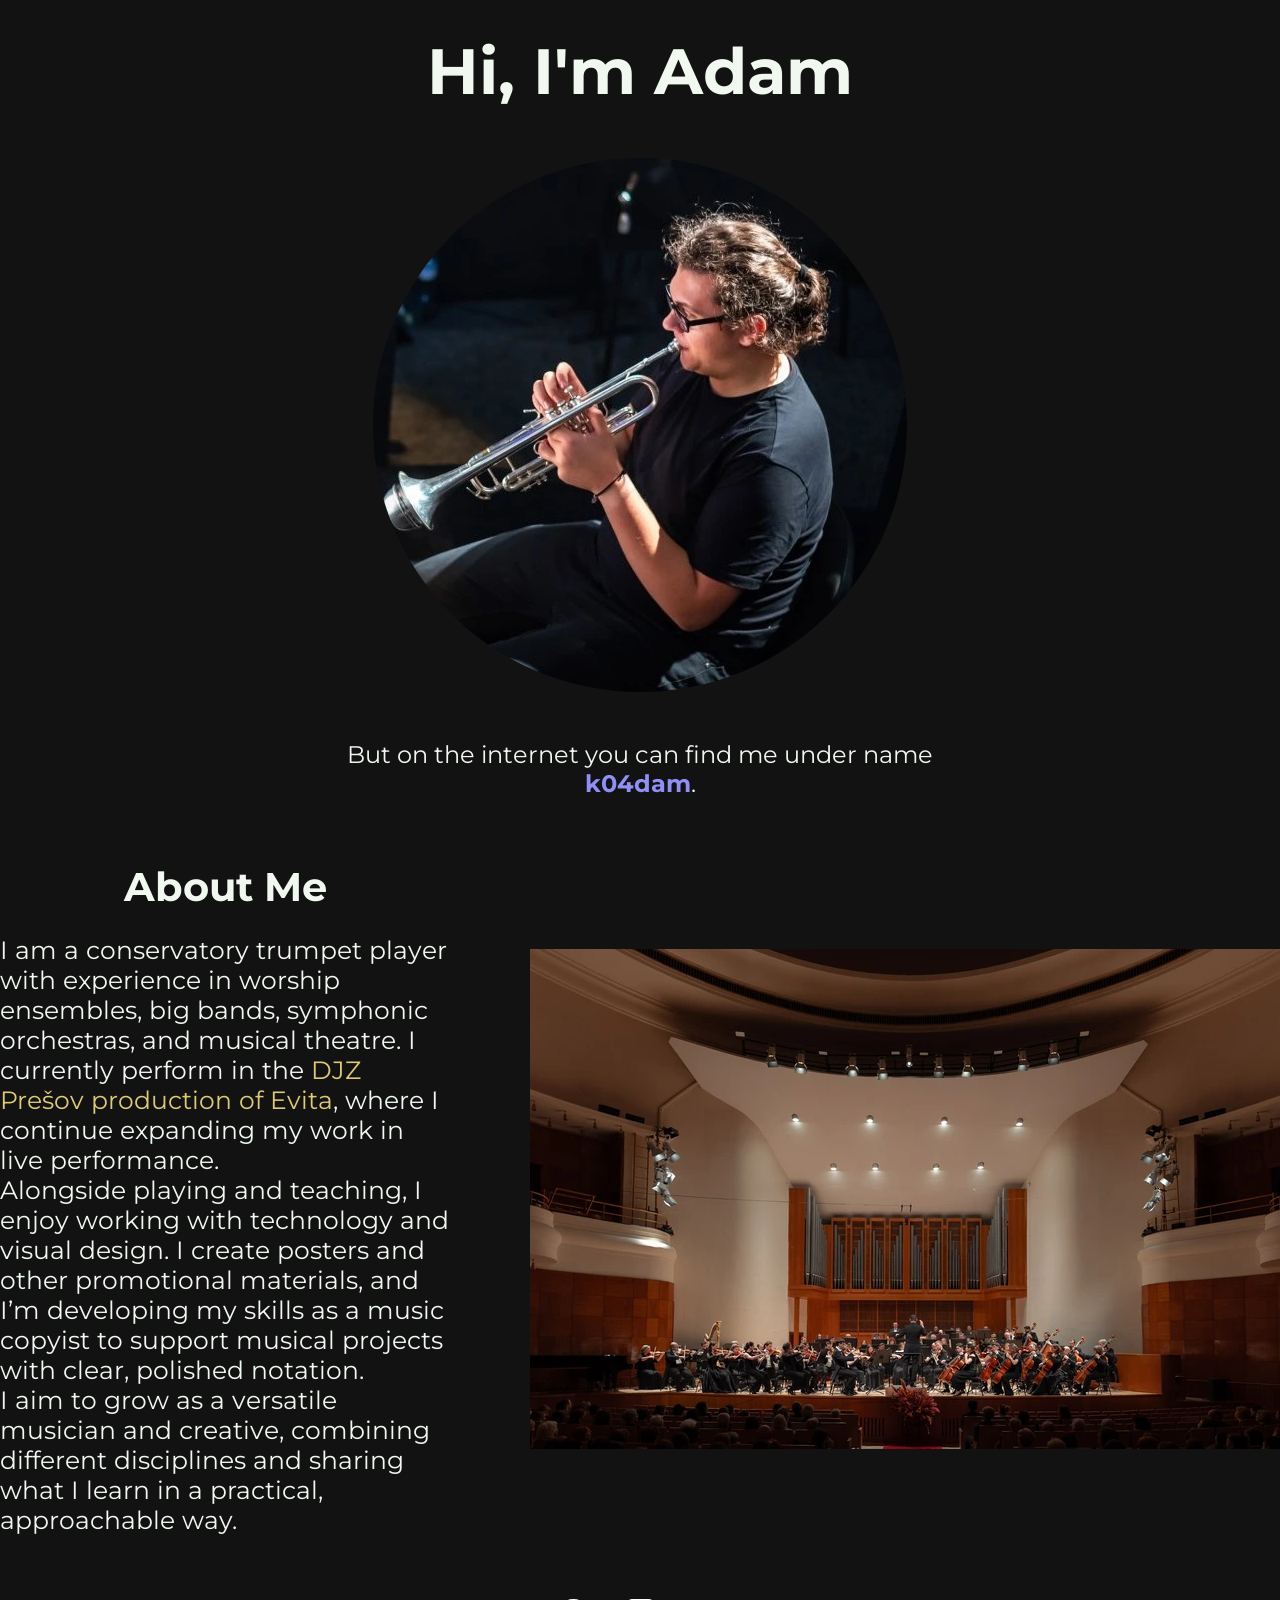
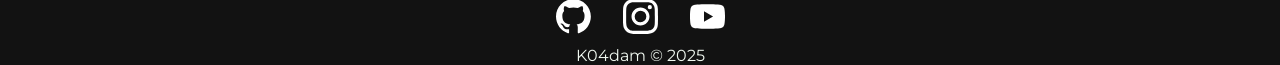
<file: public/index.html>
<!DOCTYPE html>
<html lang="en">
<head>
    <meta charset="UTF-8">
    <meta name="viewport" content="width=device-width, initial-scale=1.0">
    <title>K04dam</title>
    <link rel="stylesheet" href="styles.css">
    <link rel="preconnect" href="https://fonts.googleapis.com">
    <link rel="preconnect" href="https://fonts.gstatic.com" crossorigin>
    <link href="https://fonts.googleapis.com/css2?family=Montserrat:ital,wght@0,100..900;1,100..900&display=swap" rel="stylesheet">
 
<!-- Google tag (gtag.js) -->
<script async src="https://www.googletagmanager.com/gtag/js?id=G-LD29YNTCZQ"></script>
<script>
  window.dataLayer = window.dataLayer || [];
  function gtag(){dataLayer.push(arguments);}
  gtag('js', new Date());

  gtag('config', 'G-LD29YNTCZQ');
</script>


</head>
<body>
    <div class="section hero">
        <h1 class="hero_h">
            Hi, I'm Adam
        </h1>
        <img class="hero_img" src="11552_eva6442 cp.webp" alt="profile image">
        <p class="hero_p">
            But on the internet you can find me under name <strong>k04dam</strong>.
        </p>
    </div>

    <div class="section about">
        <div class="about-content">
            <h2>
                About me
            </h2>
            <p>
                I am a conservatory trumpet player with experience in worship ensembles, big bands, symphonic orchestras, and musical theatre. I currently perform in the <a href="https://www.djz.sk/repertoar/evita.html">DJZ Prešov production of Evita</a>, where I continue expanding my work in live performance. <br>Alongside playing and teaching, I enjoy working with technology and visual design. I create posters and other promotional materials, and I’m developing my skills as a music copyist to support musical projects with clear, polished notation.<br>I aim to grow as a versatile musician and creative, combining different disciplines and sharing what I learn in a practical, approachable way.
            </p>
        </div>
        <img class="about-img" src="orchestra.webp" alt="orchestra picture">
    </div>

    <div class="section footer">
        <ul class="footer_list">
            <li class="footer_link"><a href="https://www.github.com/ThissMyUsernamE">
                <svg class="footer_link-img" xmlns="http://www.w3.org/2000/svg" viewBox="0 0 98 98"><path fill-rule="evenodd" clip-rule="evenodd" d="M48.854 0C21.839 0 0 22 0 49.217c0 21.756 13.993 40.172 33.405 46.69 2.427.49 3.316-1.059 3.316-2.362 0-1.141-.08-5.052-.08-9.127-13.59 2.934-16.42-5.867-16.42-5.867-2.184-5.704-5.42-7.17-5.42-7.17-4.448-3.015.324-3.015.324-3.015 4.934.326 7.523 5.052 7.523 5.052 4.367 7.496 11.404 5.378 14.235 4.074.404-3.178 1.699-5.378 3.074-6.6-10.839-1.141-22.243-5.378-22.243-24.283 0-5.378 1.94-9.778 5.014-13.2-.485-1.222-2.184-6.275.486-13.038 0 0 4.125-1.304 13.426 5.052a46.97 46.97 0 0 1 12.214-1.63c4.125 0 8.33.571 12.213 1.63 9.302-6.356 13.427-5.052 13.427-5.052 2.67 6.763.97 11.816.485 13.038 3.155 3.422 5.015 7.822 5.015 13.2 0 18.905-11.404 23.06-22.324 24.283 1.78 1.548 3.316 4.481 3.316 9.126 0 6.6-.08 11.897-.08 13.526 0 1.304.89 2.853 3.316 2.364 19.412-6.52 33.405-24.935 33.405-46.691C97.707 22 75.788 0 48.854 0z" fill="currentColor"/></svg></a></li>
            <li class="footer_link"><a href="https://www.instagram.com/k04dam">
                <svg class="footer_link-img" xmlns="http://www.w3.org/2000/svg" viewBox="0 0 1000 1000"><path class="cls-1" d="M295.42,6c-53.2,2.51-89.53,11-121.29,23.48-32.87,12.81-60.73,30-88.45,57.82S40.89,143,28.17,175.92c-12.31,31.83-20.65,68.19-23,121.42S2.3,367.68,2.56,503.46,3.42,656.26,6,709.6c2.54,53.19,11,89.51,23.48,121.28,12.83,32.87,30,60.72,57.83,88.45S143,964.09,176,976.83c31.8,12.29,68.17,20.67,121.39,23s70.35,2.87,206.09,2.61,152.83-.86,206.16-3.39S799.1,988,830.88,975.58c32.87-12.86,60.74-30,88.45-57.84S964.1,862,976.81,829.06c12.32-31.8,20.69-68.17,23-121.35,2.33-53.37,2.88-70.41,2.62-206.17s-.87-152.78-3.4-206.1-11-89.53-23.47-121.32c-12.85-32.87-30-60.7-57.82-88.45S862,40.87,829.07,28.19c-31.82-12.31-68.17-20.7-121.39-23S637.33,2.3,501.54,2.56,348.75,3.4,295.42,6m5.84,903.88c-48.75-2.12-75.22-10.22-92.86-17-23.36-9-40-19.88-57.58-37.29s-28.38-34.11-37.5-57.42c-6.85-17.64-15.1-44.08-17.38-92.83-2.48-52.69-3-68.51-3.29-202s.22-149.29,2.53-202c2.08-48.71,10.23-75.21,17-92.84,9-23.39,19.84-40,37.29-57.57s34.1-28.39,57.43-37.51c17.62-6.88,44.06-15.06,92.79-17.38,52.73-2.5,68.53-3,202-3.29s149.31.21,202.06,2.53c48.71,2.12,75.22,10.19,92.83,17,23.37,9,40,19.81,57.57,37.29s28.4,34.07,37.52,57.45c6.89,17.57,15.07,44,17.37,92.76,2.51,52.73,3.08,68.54,3.32,202s-.23,149.31-2.54,202c-2.13,48.75-10.21,75.23-17,92.89-9,23.35-19.85,40-37.31,57.56s-34.09,28.38-57.43,37.5c-17.6,6.87-44.07,15.07-92.76,17.39-52.73,2.48-68.53,3-202.05,3.29s-149.27-.25-202-2.53m407.6-674.61a60,60,0,1,0,59.88-60.1,60,60,0,0,0-59.88,60.1M245.77,503c.28,141.8,115.44,256.49,257.21,256.22S759.52,643.8,759.25,502,643.79,245.48,502,245.76,245.5,361.22,245.77,503m90.06-.18a166.67,166.67,0,1,1,167,166.34,166.65,166.65,0,0,1-167-166.34" fill="currentColor" transform="translate(-2.5 -2.5)"/></svg></a></li>
            <li class="footer_link"><a href="https://youtube.com/@62vhwslctn?si=uspQ2_FLXHc0j98u">
                <svg class="footer_link-img" xmlns="http://www.w3.org/2000/svg" viewBox="0 0 396.53 277.78"><path class="cls-1" d="M491,162.49a49.29,49.29,0,0,0-35-35c-30.7-8.4-155-8.4-155-8.4s-124,0-154.67,8.4a50.68,50.68,0,0,0-35.34,35c-8.11,30.71-8.11,95.3-8.11,95.3s0,64.59,8.11,95.58a51.21,51.21,0,0,0,35.34,35.05c30.7,8.4,154.67,8.4,154.67,8.4s124.26,0,155-8.4a49.78,49.78,0,0,0,35-35.05c8.4-31,8.4-95.58,8.4-95.58S499.36,193.2,491,162.49Zm-229.4,155v-119l102.82,59.38Z" fill="currentColor" transform="translate(-102.83 -119.05)"/></svg></a></li>
        </ul>
        <p class="footer-text">K04dam © 2025</p>
    </div>
</body>
</html>
</file>
<file: public/styles.css>
/* Reset */
* {
    margin: 0;
    padding: 0;
}

/* Base */
body {
    background-color: #121212;
    color: #f0f8f0;
    font-family: Montserrat;
    display: flex;
    flex-direction: column;
    align-items: center;
    gap: 2em;
    overflow-x: hidden;
}

a {
    text-decoration: none;
    color: #e0cc70;
}

h2 {
    text-transform: capitalize;
    font-size: 2.5em;
}

p {
    max-width: 40ch;
    font-size: 25px;
}

strong {
    color: #8f8ff5;
}

.section {
    margin-top: 2em;
}

/* Hero */
.hero {
    display: flex;
    flex-direction: column;
    align-items: center;
    justify-content: center;
    gap: 3em;
}

.hero_h {
    text-transform: capitalize;
    font-size: 4em;
}

.hero_img {
    border-radius: 50%;
}

.hero_p {
    font-size: 1.5em;
    text-align: center;
}

/* About */
.about {
    display: flex;
    flex-direction: row;
    align-items: center;
    justify-content: center;
    gap: 5em;
}

.about-content {
    display: flex;
    flex-direction: column;
    align-items: center;
    justify-content: center;
    gap: 1.5em;
}

.about-img {
    width: 750px;
    height: 500px;
}

/* Footer */
.footer {
    display: flex;
    flex-direction: column;
    align-items: center;
    gap: 0.5em;
}

.footer_list {
    display: flex;
    list-style: none;
    gap: 2em;
}

.footer-text {
    font-size: 1em;
}

.footer_link:hover {
    text-decoration: none;
}

.footer_link-img {
    color: white;
    width: 35px;
    height: 35px;
}
</file>
